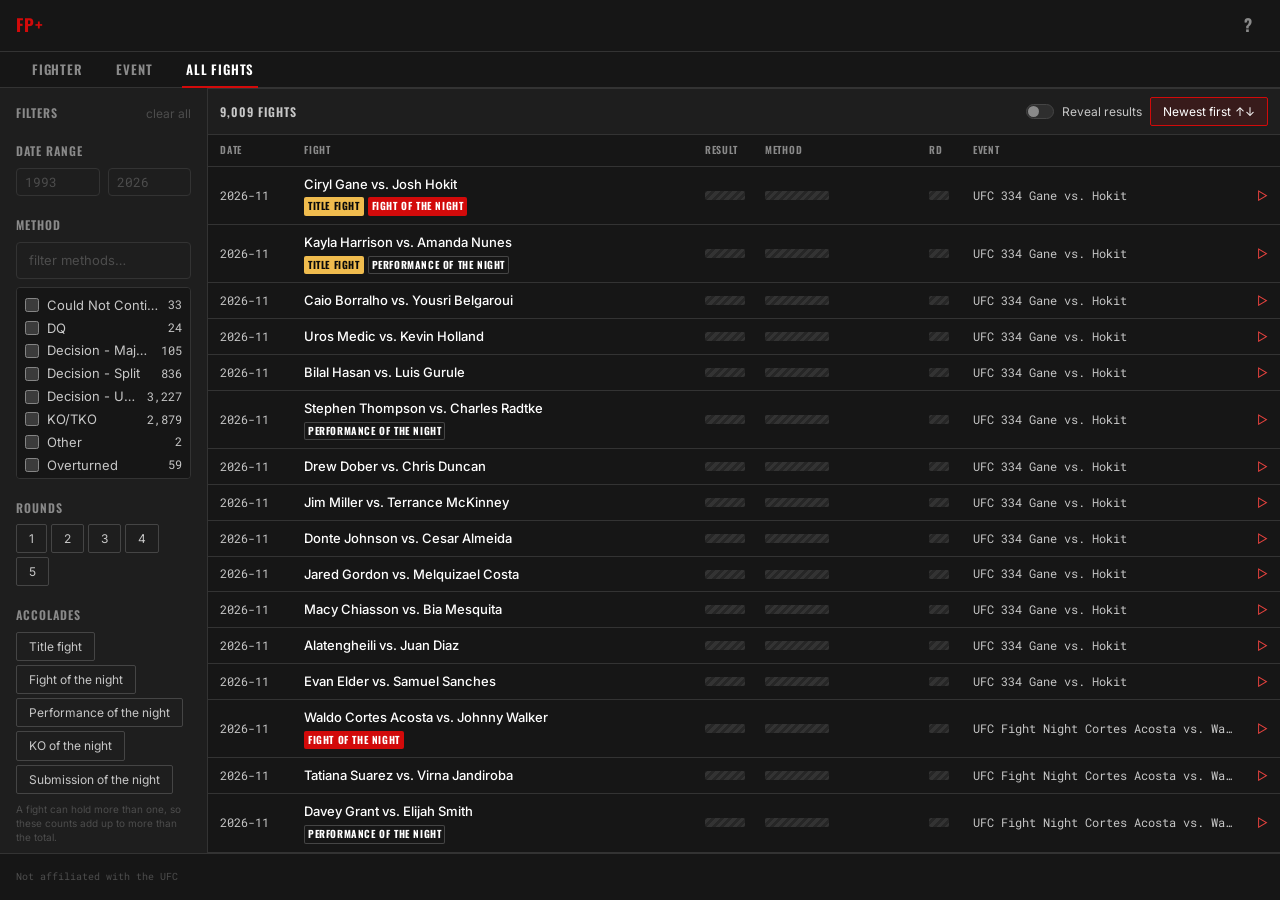
<file: docs/index.html>
<!doctype html><html lang="en"><head><meta charset="utf-8" /><meta name="viewport" content="width=device-width, initial-scale=1" /><title>FP+ — search UFC Fight Pass</title><meta name="description" content="Search the UFC Fight Pass library by fighter, by event, or by what happened in the fight." /><link rel="preconnect" href="https://fonts.googleapis.com" /><link rel="preconnect" href="https://fonts.gstatic.com" crossorigin /><link rel="stylesheet" href="https://fonts.googleapis.com/css2?family=Inter:wght@400;500;600&family=Oswald:wght@500;600;700&family=Roboto+Mono:wght@400;500&display=swap" /><link rel="stylesheet" href="v/3c3cb41685b8/css/tokens.css" /><link rel="stylesheet" href="v/3c3cb41685b8/css/base.css" /><script type="importmap"> { "imports": { "lit": "./v/3c3cb41685b8/packages/lit-core.min.js" } } </script><script type="module" src="v/3c3cb41685b8/js/fp-app.js"></script></head><body><fp-app></fp-app><noscript>FP+ is a search interface; it needs JavaScript to run.</noscript></body></html>
</file>
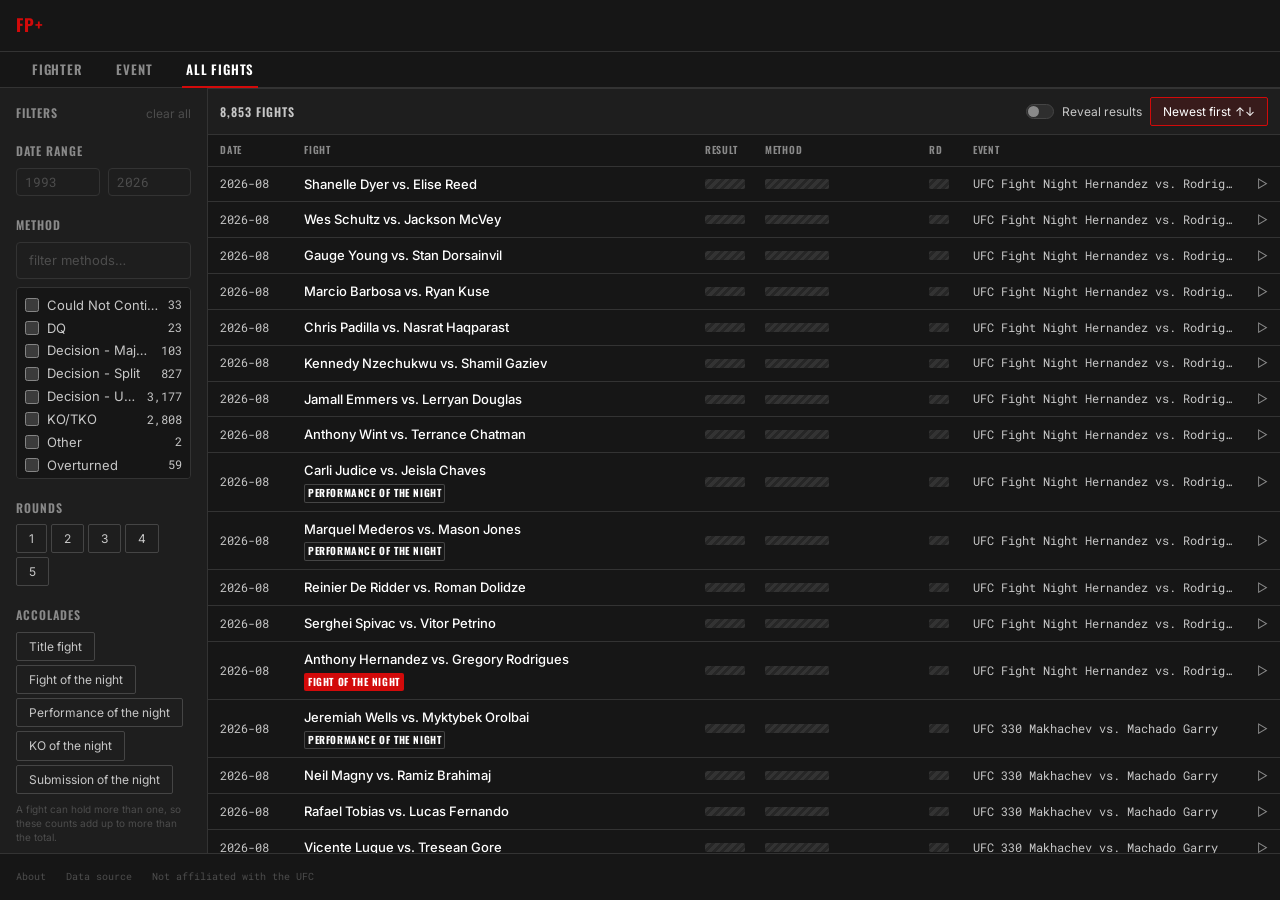
<file: out/index.html>
<!doctype html><html lang="en"><head><meta charset="utf-8" /><meta name="viewport" content="width=device-width, initial-scale=1" /><title>FP+ — search UFC Fight Pass</title><meta name="description" content="Search the UFC Fight Pass library by fighter, by event, or by what happened in the fight." /><link rel="preconnect" href="https://fonts.googleapis.com" /><link rel="preconnect" href="https://fonts.gstatic.com" crossorigin /><link rel="stylesheet" href="https://fonts.googleapis.com/css2?family=Inter:wght@400;500;600&family=Oswald:wght@500;600;700&family=Roboto+Mono:wght@400;500&display=swap" /><link rel="stylesheet" href="css/tokens.css" /><link rel="stylesheet" href="css/base.css" /><script type="importmap"> { "imports": { "lit": "./packages/lit-core.min.js" } } </script><script type="module" src="js/fp-app.js"></script></head><body><fp-app></fp-app><noscript>FP+ is a search interface; it needs JavaScript to run.</noscript></body></html>
</file>
<file: docs/v/3c3cb41685b8/css/tokens.css>
:root{color-scheme:dark;--black: #0a0a0a;--surface-1: #161616;--surface-2: #1e1e1e;--surface-3: #262626;--surface-4: #2e2e2e;--gray-300: #c7c7c7;--gray-500: #8a8a8a;--gray-700: #4d4d4d;--white: #ffffff;--red-400: #e8433f;--red-600: #d20a0a;--red-700: #a80808;--green-400: #4fd07a;--rose-300: #f28a87;--amber-400: #f0bc4e;--bg-app: var(--surface-1);--bg-surface: var(--surface-2);--bg-raised: var(--surface-3);--bg-active: var(--surface-4);--scrim: linear-gradient(to top, rgb(10 10 10 / .95), rgb(10 10 10 / .15));--text: var(--white);--text-dim: var(--gray-300);--text-faint: var(--gray-500);--text-off: var(--gray-700);--line: #333333;--line-strong: #454545;--accent: var(--red-600);--accent-hover: var(--red-400);--accent-press: var(--red-700);--accent-soft: rgb(210 10 10 / .14);--focus: var(--red-400);--win: var(--green-400);--loss: var(--rose-300);--draw: var(--gray-500);--gold: var(--amber-400);--font-display: Oswald, "Arial Narrow", Impact, sans-serif;--font-body: Inter, system-ui, -apple-system, "Segoe UI", sans-serif;--font-mono: "Roboto Mono", ui-monospace, "SF Mono", monospace;--text-2xs: .625rem;--text-xs: .75rem;--text-sm: .8125rem;--text-base: .9375rem;--text-md: 1.0625rem;--text-lg: 1.25rem;--text-xl: 1.5rem;--text-2xl: 1.875rem;--leading-tight: 1.1;--leading-normal: 1.45;--tracking-caps: .08em;--tracking-title: .02em;--space-1: .25rem;--space-2: .5rem;--space-3: .75rem;--space-4: 1rem;--space-5: 1.25rem;--space-6: 1.5rem;--space-8: 2rem;--space-12: 3rem;--radius-sm: 2px;--radius-md: 4px;--radius-lg: 6px;--shadow-card: 0 2px 8px rgb(0 0 0 / .5);--shadow-elevated: 0 8px 24px rgb(0 0 0 / .6);--shadow-focus: 0 0 0 3px var(--accent-soft);--dur-fast: .12s;--dur: .18s;--ease: cubic-bezier(.2, .7, .3, 1);--bar-height: 3.25rem;--tab-height: 2.25rem;--content-max: 90rem;--page-pad: var(--space-4);--row-pad: var(--space-3)}@property --stack-gap{syntax: "<length>"; inherits: false; initial-value: 12px;}@property --cluster-gap{syntax: "<length>"; inherits: false; initial-value: 8px;}@property --grid-gap{syntax: "<length>"; inherits: false; initial-value: 12px;}@property --grid-min{syntax: "<length>"; inherits: false; initial-value: 240px;}@property --frame-width{syntax: "<length> | auto"; inherits: false; initial-value: auto;}@property --panel-width{syntax: "<length>"; inherits: false; initial-value: 208px;}
</file>
<file: docs/v/3c3cb41685b8/css/base.css>
*,*:before,*:after{box-sizing:border-box}html{block-size:100%;scrollbar-color:var(--surface-4) transparent;scrollbar-width:thin}body{margin:0;min-block-size:100%;background:var(--bg-app);color:var(--text);font-family:var(--font-body);font-size:var(--text-base);line-height:var(--leading-normal);-webkit-font-smoothing:antialiased;text-rendering:optimizeLegibility}::selection{background:var(--accent);color:var(--white)}
</file>
<file: out/css/tokens.css>
:root{color-scheme:dark;--black: #0a0a0a;--surface-1: #161616;--surface-2: #1e1e1e;--surface-3: #262626;--surface-4: #2e2e2e;--gray-300: #c7c7c7;--gray-500: #8a8a8a;--gray-700: #4d4d4d;--white: #ffffff;--red-400: #e8433f;--red-600: #d20a0a;--red-700: #a80808;--green-400: #4fd07a;--rose-300: #f28a87;--amber-400: #f0bc4e;--bg-app: var(--surface-1);--bg-surface: var(--surface-2);--bg-raised: var(--surface-3);--bg-active: var(--surface-4);--scrim: linear-gradient(to top, rgb(10 10 10 / .95), rgb(10 10 10 / .15));--text: var(--white);--text-dim: var(--gray-300);--text-faint: var(--gray-500);--text-off: var(--gray-700);--line: #333333;--line-strong: #454545;--accent: var(--red-600);--accent-hover: var(--red-400);--accent-press: var(--red-700);--accent-soft: rgb(210 10 10 / .14);--focus: var(--red-400);--win: var(--green-400);--loss: var(--rose-300);--draw: var(--gray-500);--gold: var(--amber-400);--font-display: Oswald, "Arial Narrow", Impact, sans-serif;--font-body: Inter, system-ui, -apple-system, "Segoe UI", sans-serif;--font-mono: "Roboto Mono", ui-monospace, "SF Mono", monospace;--text-2xs: .625rem;--text-xs: .75rem;--text-sm: .8125rem;--text-base: .9375rem;--text-md: 1.0625rem;--text-lg: 1.25rem;--text-xl: 1.5rem;--text-2xl: 1.875rem;--leading-tight: 1.1;--leading-normal: 1.45;--tracking-caps: .08em;--tracking-title: .02em;--space-1: .25rem;--space-2: .5rem;--space-3: .75rem;--space-4: 1rem;--space-5: 1.25rem;--space-6: 1.5rem;--space-8: 2rem;--space-12: 3rem;--radius-sm: 2px;--radius-md: 4px;--radius-lg: 6px;--shadow-card: 0 2px 8px rgb(0 0 0 / .5);--shadow-elevated: 0 8px 24px rgb(0 0 0 / .6);--shadow-focus: 0 0 0 3px var(--accent-soft);--dur-fast: .12s;--dur: .18s;--ease: cubic-bezier(.2, .7, .3, 1);--bar-height: 3.25rem;--tab-height: 2.25rem;--content-max: 90rem;--page-pad: var(--space-4);--row-pad: var(--space-3)}@property --stack-gap{syntax: "<length>"; inherits: false; initial-value: 12px;}@property --cluster-gap{syntax: "<length>"; inherits: false; initial-value: 8px;}@property --grid-gap{syntax: "<length>"; inherits: false; initial-value: 12px;}@property --grid-min{syntax: "<length>"; inherits: false; initial-value: 240px;}@property --frame-width{syntax: "<length> | auto"; inherits: false; initial-value: auto;}@property --panel-width{syntax: "<length>"; inherits: false; initial-value: 208px;}
</file>
<file: out/css/base.css>
*,*:before,*:after{box-sizing:border-box}html{block-size:100%;scrollbar-color:var(--surface-4) transparent;scrollbar-width:thin}body{margin:0;min-block-size:100%;background:var(--bg-app);color:var(--text);font-family:var(--font-body);font-size:var(--text-base);line-height:var(--leading-normal);-webkit-font-smoothing:antialiased;text-rendering:optimizeLegibility}::selection{background:var(--accent);color:var(--white)}
</file>
